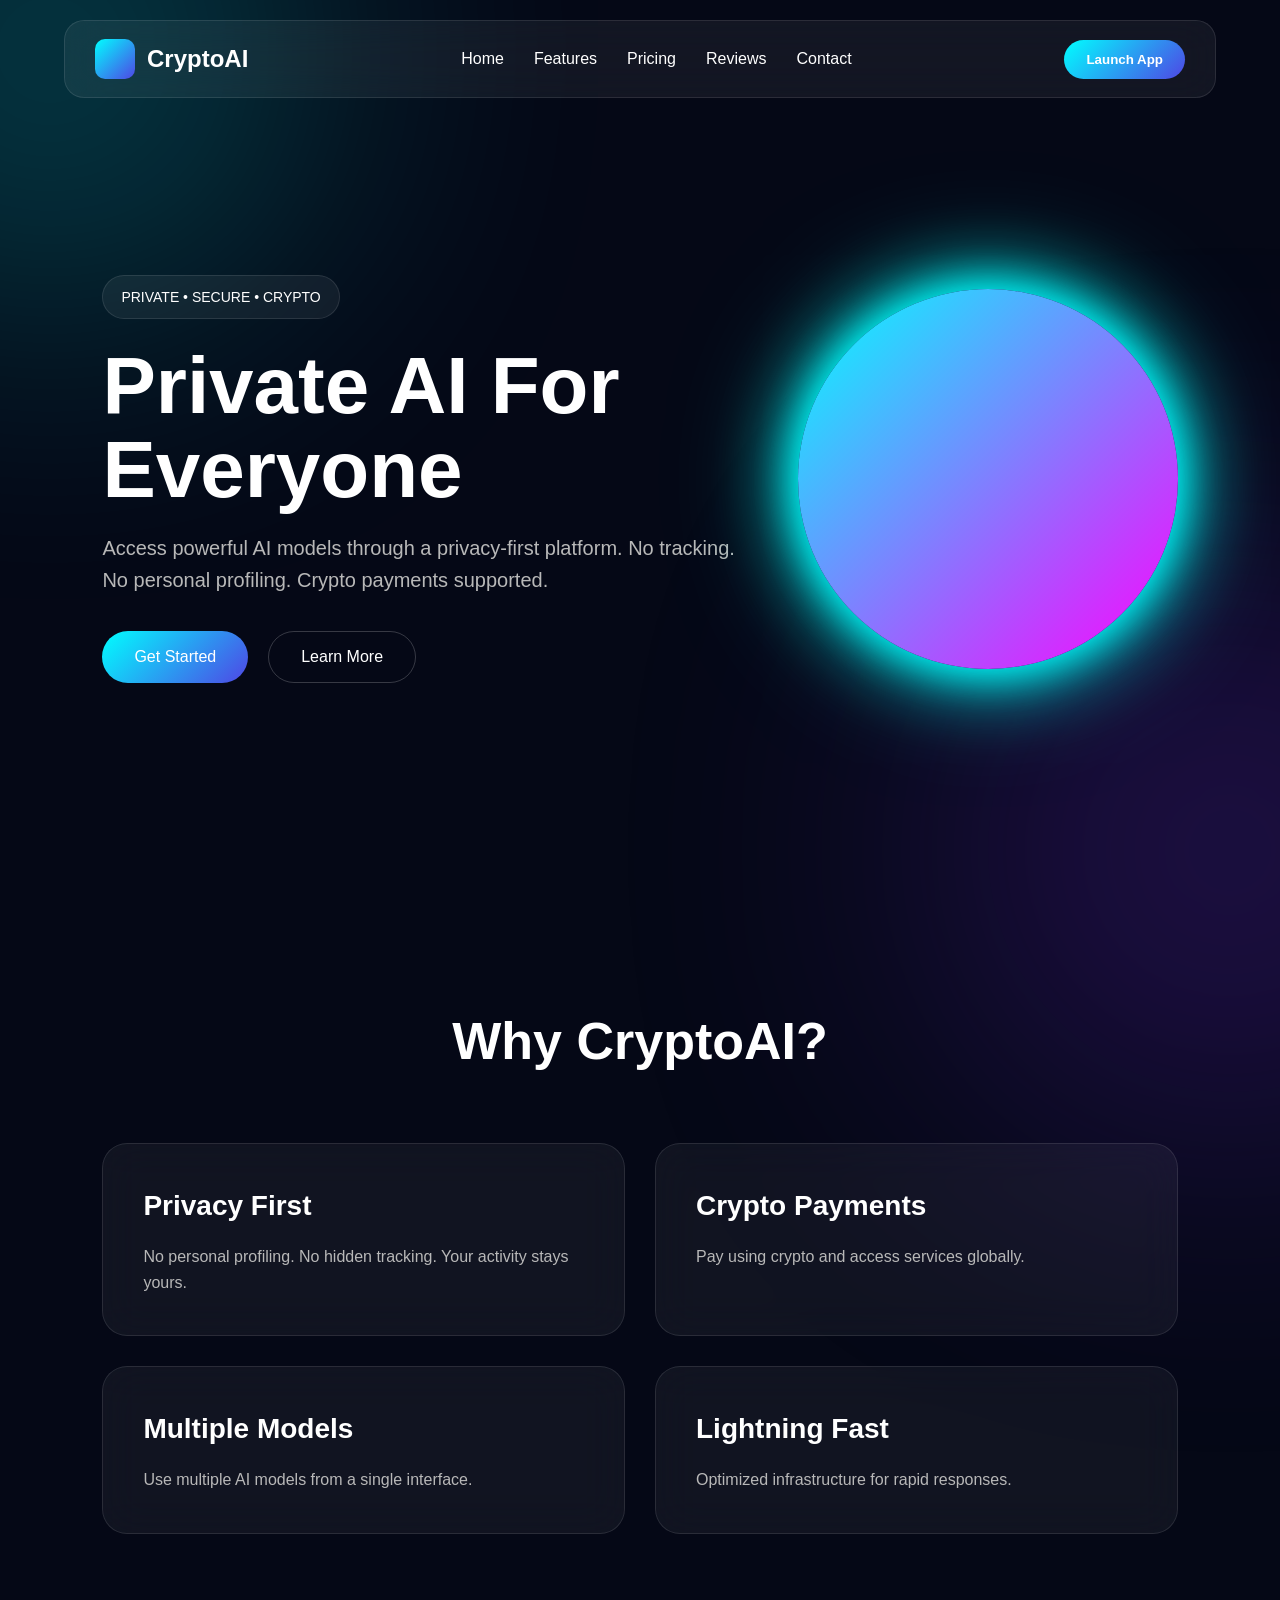
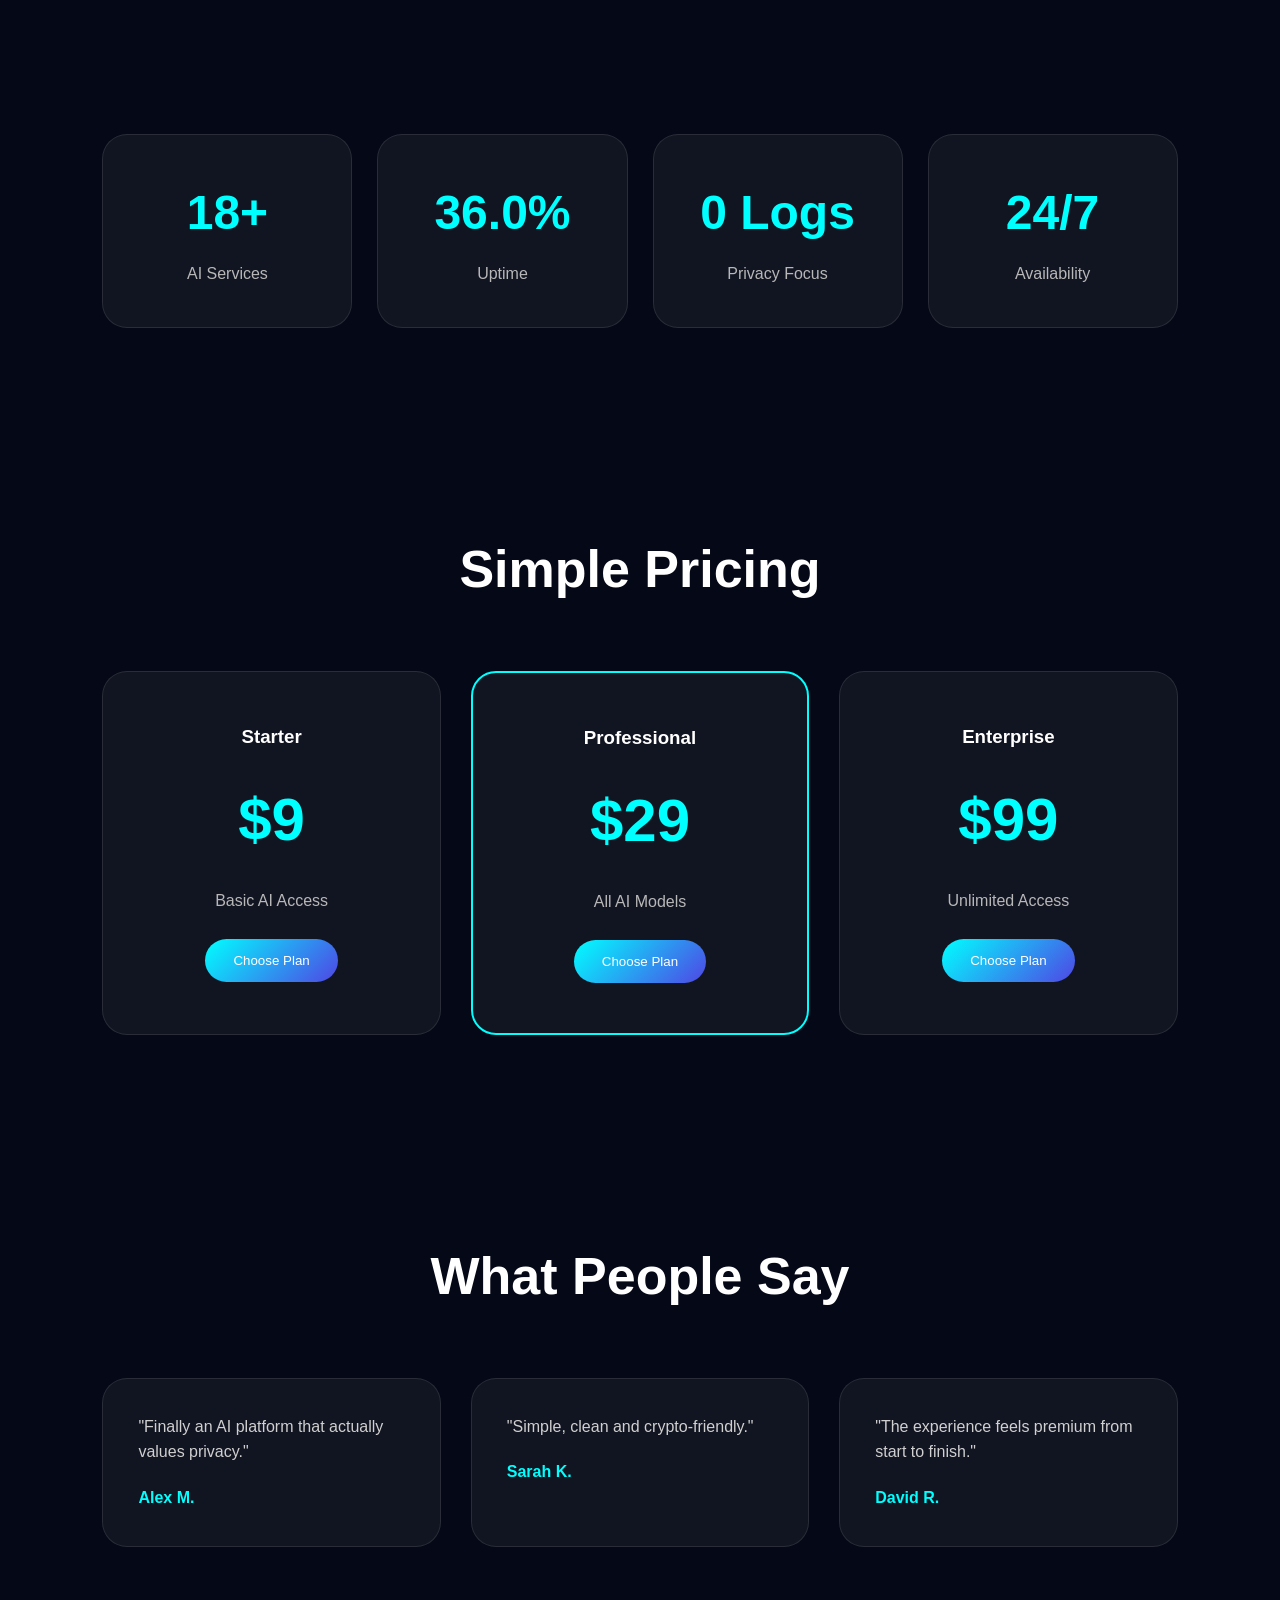
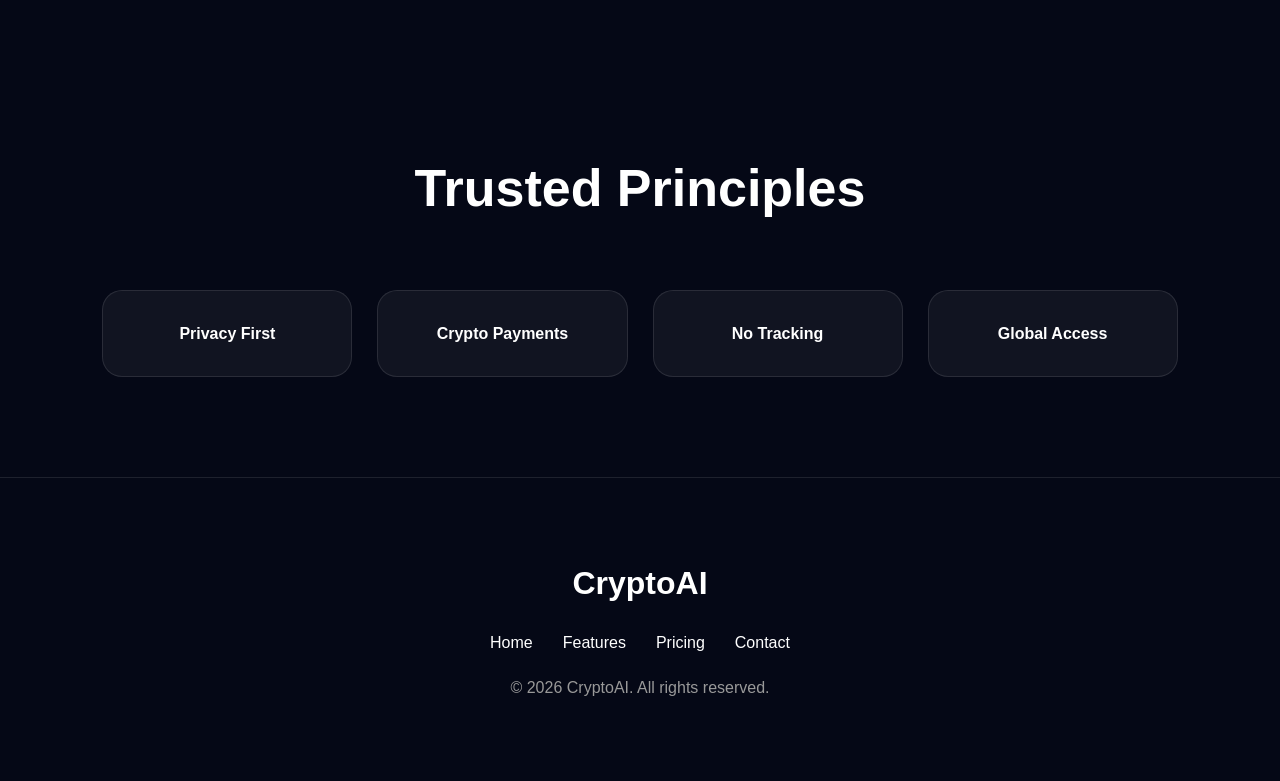
<file: index.html>
<!DOCTYPE html>
<html lang="en">

<head>
<meta charset="UTF-8">
<meta name="viewport" content="width=device-width, initial-scale=1.0">

<title>CryptoAI | Private AI Powered by Crypto</title>

<link rel="stylesheet" href="style.css">
</head>

<body>

<div class="bg-glow glow-1"></div>
<div class="bg-glow glow-2"></div>

<nav class="navbar">

<div class="logo">
<div class="logo-mark"></div>
<span>CryptoAI</span>
</div>

<ul class="nav-links">
<li><a href="#home">Home</a></li>
<li><a href="#features">Features</a></li>
<li><a href="#pricing">Pricing</a></li>
<li><a href="#testimonials">Reviews</a></li>
<li><a href="#footer">Contact</a></li>
</ul>

<button class="nav-btn">
Launch App
</button>

</nav>

<section class="hero" id="home">

<div class="hero-content">

<div class="hero-badge">
PRIVATE • SECURE • CRYPTO
</div>

<h1>
Private AI
For Everyone
</h1>

<p>
Access powerful AI models through a privacy-first platform.
No tracking.
No personal profiling.
Crypto payments supported.
</p>

<div class="hero-buttons">
<button class="hero-btn">
Get Started
</button>

<button class="secondary-btn">
Learn More
</button>
</div>

</div>

<div class="hero-visual">

<div class="orb"></div>

</div>

</section>

<section class="features" id="features">

<h2>Why CryptoAI?</h2>

<div class="feature-grid">

<div class="feature-card">
<h3>Privacy First</h3>
<p>
No personal profiling. No hidden tracking.
Your activity stays yours.
</p>
</div>

<div class="feature-card">
<h3>Crypto Payments</h3>
<p>
Pay using crypto and access services globally.
</p>
</div>

<div class="feature-card">
<h3>Multiple Models</h3>
<p>
Use multiple AI models from a single interface.
</p>
</div>

<div class="feature-card">
<h3>Lightning Fast</h3>
<p>
Optimized infrastructure for rapid responses.
</p>
</div>

</div>

</section>

<section class="stats">

<div class="stat-box">
<h3>50+</h3>
<p>AI Services</p>
</div>

<div class="stat-box">
<h3>99.9%</h3>
<p>Uptime</p>
</div>

<div class="stat-box">
<h3>0 Logs</h3>
<p>Privacy Focus</p>
</div>

<div class="stat-box">
<h3>24/7</h3>
<p>Availability</p>
</div>

</section>

<section class="pricing" id="pricing">

<h2>Simple Pricing</h2>

<div class="pricing-grid">

<div class="price-card">

<h3>Starter</h3>

<div class="price">$9</div>

<p>Basic AI Access</p>

<button>Choose Plan</button>

</div>

<div class="price-card featured-plan">

<h3>Professional</h3>

<div class="price">$29</div>

<p>All AI Models</p>

<button>Choose Plan</button>

</div>

<div class="price-card">

<h3>Enterprise</h3>

<div class="price">$99</div>

<p>Unlimited Access</p>

<button>Choose Plan</button>

</div>

</div>

</section>

<section class="testimonials" id="testimonials">

<h2>What People Say</h2>

<div class="testimonial-grid">

<div class="testimonial-card">

<p>
"Finally an AI platform that actually values privacy."
</p>

<h4>Alex M.</h4>

</div>

<div class="testimonial-card">

<p>
"Simple, clean and crypto-friendly."
</p>

<h4>Sarah K.</h4>

</div>

<div class="testimonial-card">

<p>
"The experience feels premium from start to finish."
</p>

<h4>David R.</h4>

</div>

</div>

</section>

<section class="trust">

<h2>Trusted Principles</h2>

<div class="trust-grid">

<div class="trust-box">
Privacy First
</div>

<div class="trust-box">
Crypto Payments
</div>

<div class="trust-box">
No Tracking
</div>

<div class="trust-box">
Global Access
</div>

</div>

</section>

<footer id="footer">

<div class="footer-logo">
CryptoAI
</div>

<div class="footer-links">

<a href="#home">Home</a>
<a href="#features">Features</a>
<a href="#pricing">Pricing</a>
<a href="#footer">Contact</a>

</div>

<p>
© 2026 CryptoAI. All rights reserved.
</p>

</footer>

<script src="app.js"></script>

</body>
</html>
</file>
<file: style.css>
/* ==========================
   RESET
========================== */

*{
    margin:0;
    padding:0;
    box-sizing:border-box;
}

html{
    scroll-behavior:smooth;
}

body{
    font-family:Arial, Helvetica, sans-serif;
    background:#050816;
    color:white;
    overflow-x:hidden;
    line-height:1.6;
}

/* ==========================
   BACKGROUND GLOWS
========================== */

.bg-glow{
    position:fixed;
    border-radius:50%;
    filter:blur(140px);
    opacity:0.25;
    z-index:-1;
    pointer-events:none;
}

.glow-1{
    width:500px;
    height:500px;
    background:#00ffff;
    top:-200px;
    left:-200px;
}

.glow-2{
    width:600px;
    height:600px;
    background:#6d28d9;
    bottom:-250px;
    right:-250px;
}

/* ==========================
   NAVBAR
========================== */

.navbar{
    position:fixed;
    top:20px;
    left:50%;
    transform:translateX(-50%);
    width:90%;
    max-width:1400px;

    display:flex;
    justify-content:space-between;
    align-items:center;

    padding:18px 30px;

    background:rgba(255,255,255,0.06);
    backdrop-filter:blur(20px);

    border:1px solid rgba(255,255,255,0.1);
    border-radius:20px;

    z-index:1000;
}

.logo{
    display:flex;
    align-items:center;
    gap:12px;

    font-size:24px;
    font-weight:bold;
}

.logo-mark{
    width:40px;
    height:40px;
    border-radius:10px;

    background:linear-gradient(
        135deg,
        #00ffff,
        #4f46e5
    );

    flex-shrink:0;
}

.nav-links{
    display:flex;
    list-style:none;
    gap:30px;
}

.nav-links a{
    text-decoration:none;
    color:white;
    transition:.3s;
}

.nav-links a:hover{
    color:#00ffff;
}

.nav-btn{
    padding:12px 22px;
    border:none;
    border-radius:30px;

    background:linear-gradient(
        135deg,
        #00ffff,
        #4f46e5
    );

    color:white;
    font-weight:bold;
    cursor:pointer;
}

/* ==========================
   HERO
========================== */

.hero{
    min-height:100vh;

    display:flex;
    align-items:center;
    justify-content:space-between;

    gap:60px;

    padding:calc(var(--navbar-height, 100px) + 40px) 8% 80px;
}

.hero-content{
    max-width:650px;
}

.hero-badge{
    display:inline-block;

    padding:10px 18px;

    background:rgba(255,255,255,0.06);

    border:1px solid rgba(255,255,255,0.1);

    border-radius:50px;

    margin-bottom:25px;

    font-size:14px;
}

.hero-content h1{
    font-size:80px;
    line-height:1.05;
    margin-bottom:20px;
}

.hero-content p{
    color:#b8b8b8;
    font-size:20px;
}

.hero-buttons{
    display:flex;
    gap:20px;
    margin-top:35px;
}

.hero-btn,
.secondary-btn{
    padding:16px 32px;
    border-radius:40px;
    cursor:pointer;
    font-size:16px;
}

.hero-btn{
    border:none;

    background:linear-gradient(
        135deg,
        #00ffff,
        #4f46e5
    );

    color:white;
}

.secondary-btn{
    background:transparent;
    color:white;

    border:1px solid rgba(255,255,255,0.2);
}

.hero-visual{
    display:flex;
    justify-content:center;
    align-items:center;
}

.orb{
    width:380px;
    height:380px;

    border-radius:50%;

    background:linear-gradient(
        135deg,
        #00ffff,
        #ff00ff
    );

    box-shadow:
    0 0 40px #00ffff,
    0 0 80px #00ffff,
    0 0 120px rgba(0,255,255,0.5);

    animation:floatOrb 6s ease-in-out infinite;
}

@keyframes floatOrb{

    0%{
        transform:translateY(0);
    }

    50%{
        transform:translateY(-30px);
    }

    100%{
        transform:translateY(0);
    }
}

/* ==========================
   COMMON SECTION
========================== */

section{
    padding:100px 8%;
    scroll-margin-top:calc(var(--navbar-height, 100px) + 20px);
}

section h2{
    text-align:center;
    font-size:52px;
    margin-bottom:60px;
}

/* ==========================
   FEATURES
========================== */

.feature-grid{
    display:grid;
    grid-template-columns:repeat(2,1fr);
    gap:30px;
}

.feature-card{
    background:rgba(255,255,255,0.05);
    backdrop-filter:blur(20px);

    border:1px solid rgba(255,255,255,0.1);

    border-radius:25px;

    padding:40px;
}

.feature-card h3{
    margin-bottom:15px;
    font-size:28px;
}

.feature-card p{
    color:#b8b8b8;
}

/* ==========================
   STATS
========================== */

.stats{
    display:grid;
    grid-template-columns:repeat(4,1fr);
    gap:25px;
}

.stat-box{
    background:rgba(255,255,255,0.05);

    border:1px solid rgba(255,255,255,0.1);

    border-radius:25px;

    text-align:center;

    padding:40px;
}

.stat-box h3{
    font-size:48px;
    color:#00ffff;
    margin-bottom:10px;
}

.stat-box p{
    color:#b8b8b8;
}

/* ==========================
   PRICING
========================== */

.pricing-grid{
    display:grid;
    grid-template-columns:repeat(3,1fr);
    gap:30px;
}

.price-card{
    background:rgba(255,255,255,0.05);

    border:1px solid rgba(255,255,255,0.1);

    border-radius:25px;

    padding:50px 30px;

    text-align:center;
}

.featured-plan{
    border:2px solid #00ffff;
}

.price{
    font-size:60px;
    font-weight:bold;
    color:#00ffff;
    margin:20px 0;
}

.price-card p{
    margin-bottom:25px;
    color:#b8b8b8;
}

.price-card button{
    padding:14px 28px;

    border:none;
    border-radius:30px;

    cursor:pointer;

    background:linear-gradient(
        135deg,
        #00ffff,
        #4f46e5
    );

    color:white;
}

/* ==========================
   TESTIMONIALS
========================== */

.testimonial-grid{
    display:grid;
    grid-template-columns:repeat(3,1fr);
    gap:30px;
}

.testimonial-card{
    background:rgba(255,255,255,0.05);

    border:1px solid rgba(255,255,255,0.1);

    border-radius:25px;

    padding:35px;
}

.testimonial-card p{
    margin-bottom:20px;
    color:#d0d0d0;
}

.testimonial-card h4{
    color:#00ffff;
}

/* ==========================
   TRUST
========================== */

.trust-grid{
    display:grid;
    grid-template-columns:repeat(4,1fr);
    gap:25px;
}

.trust-box{
    background:rgba(255,255,255,0.05);

    border:1px solid rgba(255,255,255,0.1);

    border-radius:20px;

    padding:30px;

    text-align:center;
    font-weight:bold;
}

/* ==========================
   FOOTER
========================== */

footer{
    padding:80px 8%;
    text-align:center;

    border-top:1px solid rgba(255,255,255,0.1);
}

.footer-logo{
    font-size:32px;
    font-weight:bold;
    margin-bottom:20px;
}

.footer-links{
    display:flex;
    justify-content:center;
    gap:30px;
    flex-wrap:wrap;

    margin-bottom:20px;
}

.footer-links a{
    text-decoration:none;
    color:white;
}

footer p{
    color:#999;
}

/* ==========================
   RESPONSIVE
========================== */

@media(max-width:992px){

    .hero{
        flex-direction:column;
        text-align:center;
        min-height:auto;
        padding:calc(var(--navbar-height, 100px) + 40px) 8% 80px;
    }

    .feature-grid,
    .pricing-grid,
    .testimonial-grid{
        grid-template-columns:1fr;
    }

    .stats{
        grid-template-columns:repeat(2,1fr);
    }

    .trust-grid{
        grid-template-columns:repeat(2,1fr);
    }

    .hero-buttons{
        justify-content:center;
    }
}

@media(max-width:768px){

    .navbar{
        flex-direction:row;
        flex-wrap:wrap;
        justify-content:center;
        gap:12px 18px;
        padding:14px 20px;
        top:12px;
        width:92%;
    }

    .logo{
        flex:1 1 auto;
    }

    .nav-links{
        order:3;
        width:100%;
        gap:14px 16px;
        flex-wrap:wrap;
        justify-content:center;
        font-size:14px;
    }

    .nav-btn{
        padding:10px 18px;
        font-size:14px;
    }

    .hero{
        min-height:auto;
        padding:calc(var(--navbar-height, 140px) + 30px) 6% 60px;
        gap:40px;
    }

    .hero-content h1{
        font-size:42px;
        line-height:1.15;
    }

    .hero-content p{
        font-size:16px;
    }

    .hero-buttons{
        flex-wrap:wrap;
    }

    .hero-btn,
    .secondary-btn{
        padding:14px 26px;
        font-size:15px;
    }

    .orb{
        width:220px;
        height:220px;
    }

    section{
        padding:70px 6%;
    }

    section h2{
        font-size:32px;
        margin-bottom:40px;
    }

    .stats,
    .trust-grid{
        grid-template-columns:1fr;
    }
}
</file>
